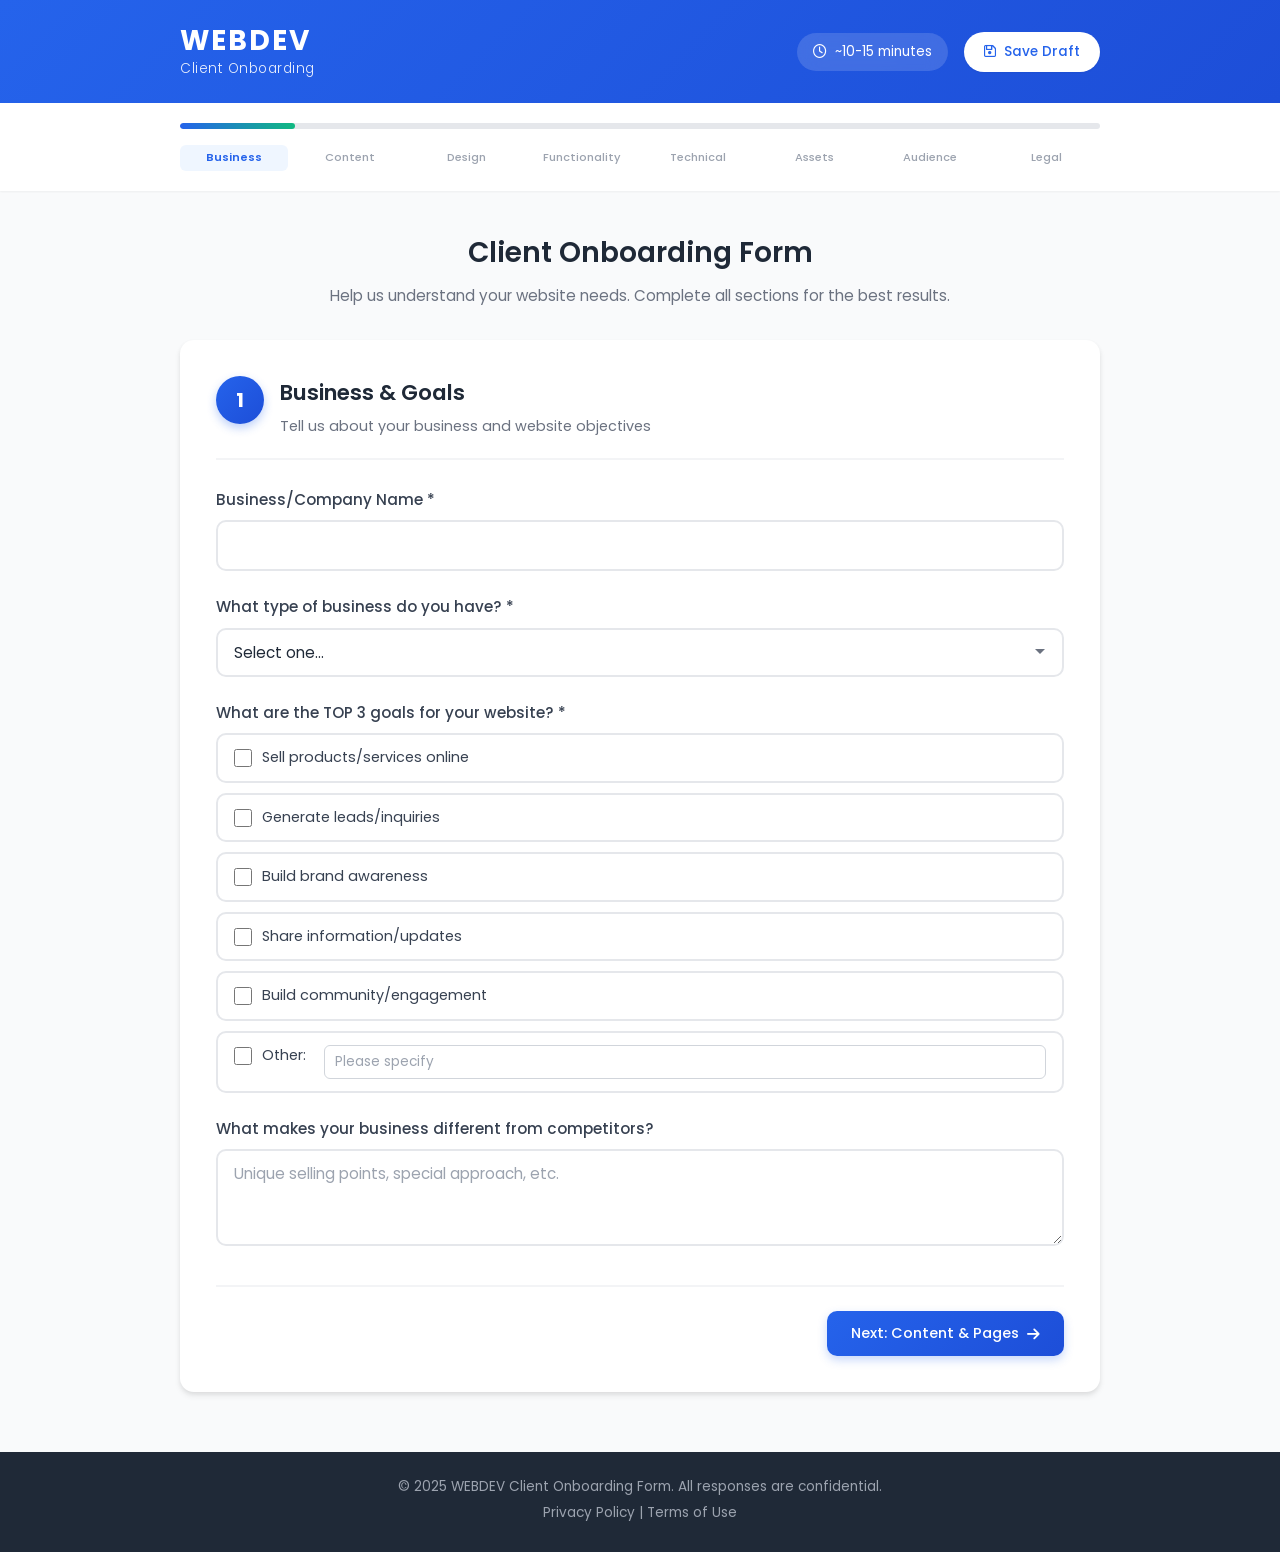
<file: index.html>
<!DOCTYPE html>
<html lang="en">
<head>
    <meta charset="UTF-8">
    <meta name="viewport" content="width=device-width, initial-scale=1.0">
    <title>Client Onboarding Form | WEBDEV</title>
    <link rel="stylesheet" href="css/style.css">
    <link rel="stylesheet" href="https://cdnjs.cloudflare.com/ajax/libs/font-awesome/6.4.0/css/all.min.css">
    <link href="https://fonts.googleapis.com/css2?family=Poppins:wght@300;400;500;600;700&family=Roboto:wght@300;400;500&display=swap" rel="stylesheet">
</head>
<body>
    <!-- Header -->
    <header class="header">
        <div class="container">
            <div class="logo">
                <h1>WEBDEV</h1>
                <p>Client Onboarding</p>
            </div>
            <div class="header-info">
                <div class="time-estimate">
                    <i class="far fa-clock"></i>
                    <span>~10-15 minutes</span>
                </div>
                <button class="save-draft-btn" id="saveDraft">
                    <i class="far fa-save"></i> Save Draft
                </button>
            </div>
        </div>
    </header>

    <!-- Progress Bar -->
    <div class="progress-container">
        <div class="container">
            <div class="progress-bar">
                <div class="progress-fill" id="progressFill"></div>
            </div>
            <div class="step-indicators" id="stepIndicators"></div>
        </div>
    </div>

    <!-- Main Form -->
    <main class="main-container">
        <div class="container">
            <div class="form-header">
                <h2>Client Onboarding Form</h2>
                <p class="subtitle">Help us understand your website needs. Complete all sections for the best results.</p>
            </div>

            <!-- FORM -->
            <form id="onboardingForm" class="multi-step-form">
                <!-- Step 1: Business & Goals -->
                <div class="form-step active" id="step1">
                    <div class="step-header">
                        <div class="step-number">1</div>
                        <div>
                            <h3>Business & Goals</h3>
                            <p>Tell us about your business and website objectives</p>
                        </div>
                    </div>

                    <div class="form-group">
                        <label for="businessName">Business/Company Name *</label>
                        <input type="text" id="businessName" name="businessName" required>
                    </div>

                    <div class="form-group">
                        <label for="businessType">What type of business do you have? *</label>
                        <select id="businessType" name="businessType" required>
                            <option value="">Select one...</option>
                            <option value="product">Product-based (E-commerce)</option>
                            <option value="service">Service-based</option>
                            <option value="portfolio">Portfolio/Personal</option>
                            <option value="blog">Blog/Content</option>
                            <option value="nonprofit">Non-profit/Organization</option>
                            <option value="other">Other</option>
                        </select>
                    </div>

                    <div class="form-group">
                        <label for="mainGoals">What are the TOP 3 goals for your website? *</label>
                        <div class="checkbox-group">
                            <label class="checkbox">
                                <input type="checkbox" name="goals" value="sell"> Sell products/services online
                            </label>
                            <label class="checkbox">
                                <input type="checkbox" name="goals" value="leads"> Generate leads/inquiries
                            </label>
                            <label class="checkbox">
                                <input type="checkbox" name="goals" value="awareness"> Build brand awareness
                            </label>
                            <label class="checkbox">
                                <input type="checkbox" name="goals" value="information"> Share information/updates
                            </label>
                            <label class="checkbox">
                                <input type="checkbox" name="goals" value="community"> Build community/engagement
                            </label>
                            <label class="checkbox">
                                <input type="checkbox" name="goals" value="other"> Other:
                                <input type="text" class="other-input" name="goals_other" placeholder="Please specify">
                            </label>
                        </div>
                    </div>

                    <div class="form-group">
                        <label for="differentiator">What makes your business different from competitors?</label>
                        <textarea id="differentiator" name="differentiator" rows="3" placeholder="Unique selling points, special approach, etc."></textarea>
                    </div>

                    <div class="step-navigation">
                        <button type="button" class="btn-next" data-next="step2">Next: Content & Pages <i class="fas fa-arrow-right"></i></button>
                    </div>
                </div>

                <!-- Step 2: Content & Pages -->
                <div class="form-step" id="step2">
                    <div class="step-header">
                        <div class="step-number">2</div>
                        <div>
                            <h3>Content & Pages</h3>
                            <p>Define your website structure and content needs</p>
                        </div>
                    </div>

                    <div class="form-group">
                        <label for="pagesNeeded">Which pages/sections do you need? *</label>
                        <div class="checkbox-group columns-2">
                            <label class="checkbox">
                                <input type="checkbox" name="pages" value="home" checked> Homepage
                            </label>
                            <label class="checkbox">
                                <input type="checkbox" name="pages" value="about"> About Us
                            </label>
                            <label class="checkbox">
                                <input type="checkbox" name="pages" value="products"> Products/Services
                            </label>
                            <label class="checkbox">
                                <input type="checkbox" name="pages" value="contact"> Contact
                            </label>
                            <label class="checkbox">
                                <input type="checkbox" name="pages" value="blog"> Blog/News
                            </label>
                            <label class="checkbox">
                                <input type="checkbox" name="pages" value="gallery"> Gallery/Portfolio
                            </label>
                            <label class="checkbox">
                                <input type="checkbox" name="pages" value="testimonials"> Testimonials/Reviews
                            </label>
                            <label class="checkbox">
                                <input type="checkbox" name="pages" value="faq"> FAQ
                            </label>
                            <label class="checkbox">
                                <input type="checkbox" name="pages" value="other"> Other:
                                <input type="text" class="other-input" name="pages_other" placeholder="Specify page names">
                            </label>
                        </div>
                    </div>

                    <div class="form-group">
                        <label for="contentStatus">What's your content status? *</label>
                        <select id="contentStatus" name="contentStatus" required>
                            <option value="">Select one...</option>
                            <option value="have">I have all content ready (text, images)</option>
                            <option value="partial">I have some content, need help with rest</option>
                            <option value="need">I need content created/written</option>
                            <option value="unsure">Unsure, need guidance</option>
                        </select>
                    </div>

                    <div class="form-group">
                        <label for="contentNotes">Any specific content requirements or notes?</label>
                        <textarea id="contentNotes" name="contentNotes" rows="3" placeholder="Multilingual, video content, specific messaging, etc."></textarea>
                    </div>

                    <div class="step-navigation">
                        <button type="button" class="btn-prev" data-prev="step1"><i class="fas fa-arrow-left"></i> Previous</button>
                        <button type="button" class="btn-next" data-next="step3">Next: Design & Style <i class="fas fa-arrow-right"></i></button>
                    </div>
                </div>

                <!-- Step 3: Design & Style -->
                <div class="form-step" id="step3">
                    <div class="step-header">
                        <div class="step-number">3</div>
                        <div>
                            <h3>Design & Style</h3>
                            <p>Share your visual preferences and brand identity</p>
                        </div>
                    </div>

                    <div class="form-group">
                        <label>Do you have existing branding? *</label>
                        <div class="radio-group">
                            <label class="radio">
                                <input type="radio" name="hasBranding" value="yes" required> Yes, I have logo and brand guidelines
                            </label>
                            <label class="radio">
                                <input type="radio" name="hasBranding" value="partial"> Partial (logo only, no guidelines)
                            </label>
                            <label class="radio">
                                <input type="radio" name="hasBranding" value="no" required> No, need branding/logo design
                            </label>
                        </div>
                    </div>

                    <div class="form-group">
                        <label for="websiteExamples">Share 1-3 websites you like (URLs)</label>
                        <div class="url-inputs">
                            <input type="url" name="website1" placeholder="https://example1.com">
                            <input type="url" name="website2" placeholder="https://example2.com">
                            <input type="url" name="website3" placeholder="https://example3.com">
                        </div>
                        <small>What do you like about these sites? (design, layout, colors, etc.)</small>
                        <textarea name="website_notes" placeholder="Brief description of what appeals to you..." rows="2"></textarea>
                    </div>

                    <div class="form-group">
                        <label for="designStyle">Preferred design style/vibe? *</label>
                        <select id="designStyle" name="designStyle" required>
                            <option value="">Select style...</option>
                            <option value="modern">Modern & Clean</option>
                            <option value="corporate">Corporate & Professional</option>
                            <option value="creative">Creative & Artistic</option>
                            <option value="minimal">Minimal & Simple</option>
                            <option value="bold">Bold & Vibrant</option>
                            <option value="elegant">Elegant & Luxury</option>
                            <option value="friendly">Friendly & Approachable</option>
                        </select>
                    </div>

                    <div class="form-group">
                        <label for="colorPreferences">Color preferences or restrictions</label>
                        <textarea id="colorPreferences" name="colorPreferences" rows="2" placeholder="Preferred colors, brand colors, colors to avoid..."></textarea>
                    </div>

                    <div class="step-navigation">
                        <button type="button" class="btn-prev" data-prev="step2"><i class="fas fa-arrow-left"></i> Previous</button>
                        <button type="button" class="btn-next" data-next="step4">Next: Functionality <i class="fas fa-arrow-right"></i></button>
                    </div>
                </div>

                <!-- Step 4: Functionality -->
                <div class="form-step" id="step4">
                    <div class="step-header">
                        <div class="step-number">4</div>
                        <div>
                            <h3>Functionality</h3>
                            <p>What features does your website need?</p>
                        </div>
                    </div>

                    <div class="form-group">
                        <label>Essential Functionality (Select all needed) *</label>
                        <div class="checkbox-group columns-2">
                            <label class="checkbox">
                                <input type="checkbox" name="functionality" value="contact"> Contact form
                            </label>
                            <label class="checkbox">
                                <input type="checkbox" name="functionality" value="ecommerce"> Online store/shopping cart
                            </label>
                            <label class="checkbox">
                                <input type="checkbox" name="functionality" value="booking"> Booking/reservation system
                            </label>
                            <label class="checkbox">
                                <input type="checkbox" name="functionality" value="members"> Member/login area
                            </label>
                            <label class="checkbox">
                                <input type="checkbox" name="functionality" value="gallery"> Photo/video gallery
                            </label>
                            <label class="checkbox">
                                <input type="checkbox" name="functionality" value="social"> Social media integration
                            </label>
                            <label class="checkbox">
                                <input type="checkbox" name="functionality" value="blog"> Blog/news system
                            </label>
                            <label class="checkbox">
                                <input type="checkbox" name="functionality" value="search"> Advanced search
                            </label>
                            <label class="checkbox">
                                <input type="checkbox" name="functionality" value="other"> Other:
                                <input type="text" class="other-input" name="functionality_other" placeholder="Specify features">
                            </label>
                        </div>
                    </div>

                    <div class="form-group">
                        <label for="payments">Online payment needs?</label>
                        <select id="payments" name="payments">
                            <option value="">Select if applicable...</option>
                            <option value="none">No online payments needed</option>
                            <option value="credit">Credit/Debit cards</option>
                            <option value="paypal">PayPal</option>
                            <option value="mobile">Mobile money</option>
                            <option value="bank">Bank transfer</option>
                            <option value="multiple">Multiple payment methods</option>
                        </select>
                    </div>

                    <div class="form-group">
                        <label for="integration">Third-party integrations needed?</label>
                        <textarea id="integration" name="integration" rows="2" placeholder="CRM, email marketing, analytics, booking systems, etc."></textarea>
                    </div>

                    <div class="step-navigation">
                        <button type="button" class="btn-prev" data-prev="step3"><i class="fas fa-arrow-left"></i> Previous</button>
                        <button type="button" class="btn-next" data-next="step5">Next: Technical <i class="fas fa-arrow-right"></i></button>
                    </div>
                </div>

                <!-- Step 5: Technical -->
                <div class="form-step" id="step5">
                    <div class="step-header">
                        <div class="step-number">5</div>
                        <div>
                            <h3>Technical</h3>
                            <p>Technical requirements and setup</p>
                        </div>
                    </div>

                    <div class="form-group">
                        <label for="domain">Do you already have a domain name? *</label>
                        <div class="radio-group">
                            <label class="radio">
                                <input type="radio" name="domain" value="yes" required> Yes, I own: 
                                <input type="text" class="inline-input" name="domain_name" placeholder="yourdomain.com">
                            </label>
                            <label class="radio">
                                <input type="radio" name="domain" value="no" required> No, I need help registering one
                            </label>
                            <label class="radio">
                                <input type="radio" name="domain" value="unsure" required> Unsure
                            </label>
                        </div>
                    </div>

                    <div class="form-group">
                        <label for="hosting">Web hosting status? *</label>
                        <select id="hosting" name="hosting" required>
                            <option value="">Select one...</option>
                            <option value="have">I have hosting</option>
                            <option value="need">I need hosting setup</option>
                            <option value="recommend">Recommend hosting for me</option>
                        </select>
                    </div>

                    <div class="form-group">
                        <label for="email">Business email needs?</label>
                        <div class="checkbox-group">
                            <label class="checkbox">
                                <input type="checkbox" name="emailNeeds" value="setup"> Set up email addresses (@yourdomain.com)
                            </label>
                            <label class="checkbox">
                                <input type="checkbox" name="emailNeeds" value="existing"> I have existing email service
                            </label>
                            <label class="checkbox">
                                <input type="checkbox" name="emailNeeds" value="none"> Not needed
                            </label>
                        </div>
                    </div>

                    <div class="form-group">
                        <label for="seo">SEO & Analytics needs?</label>
                        <div class="checkbox-group">
                            <label class="checkbox">
                                <input type="checkbox" name="seo" value="basic"> Basic SEO setup
                            </label>
                            <label class="checkbox">
                                <input type="checkbox" name="seo" value="analytics"> Google Analytics/Business Suite
                            </label>
                            <label class="checkbox">
                                <input type="checkbox" name="seo" value="advanced"> Advanced SEO strategy
                            </label>
                            <label class="checkbox">
                                <input type="checkbox" name="seo" value="none"> Not sure/not needed
                            </label>
                        </div>
                    </div>

                    <div class="step-navigation">
                        <button type="button" class="btn-prev" data-prev="step4"><i class="fas fa-arrow-left"></i> Previous</button>
                        <button type="button" class="btn-next" data-next="step6">Next: Existing Assets <i class="fas fa-arrow-right"></i></button>
                    </div>
                </div>

                <!-- Step 6: Existing Assets -->
                <div class="form-step" id="step6">
                    <div class="step-header">
                        <div class="step-number">6</div>
                        <div>
                            <h3>Existing Assets</h3>
                            <p>What materials do you already have?</p>
                        </div>
                    </div>

                    <div class="form-group">
                        <label>Which of these do you have ready? (Check all that apply)</label>
                        <div class="checkbox-group columns-2">
                            <label class="checkbox">
                                <input type="checkbox" name="assets" value="logo"> Logo (high-quality files)
                            </label>
                            <label class="checkbox">
                                <input type="checkbox" name="assets" value="photos"> Business/product photos
                            </label>
                            <label class="checkbox">
                                <input type="checkbox" name="assets" value="text"> Written content/text
                            </label>
                            <label class="checkbox">
                                <input type="checkbox" name="assets" value="brand"> Brand guidelines
                            </label>
                            <label class="checkbox">
                                <input type="checkbox" name="assets" value="video"> Video content
                            </label>
                            <label class="checkbox">
                                <input type="checkbox" name="assets" value="social"> Social media accounts
                            </label>
                            <label class="checkbox">
                                <input type="checkbox" name="assets" value="testimonials"> Customer testimonials
                            </label>
                            <label class="checkbox">
                                <input type="checkbox" name="assets" value="marketing"> Marketing materials
                            </label>
                        </div>
                    </div>

                    <div class="form-group">
                        <label for="assetNotes">Asset notes or sharing method</label>
                        <textarea id="assetNotes" name="assetNotes" rows="3" placeholder="How will you share files? (Google Drive, Dropbox, email, etc.) or any specific notes about your assets"></textarea>
                    </div>

                    <div class="form-group">
                        <label for="socialMedia">Social media links (if applicable)</label>
                        <div class="url-inputs">
                            <input type="url" name="facebook" placeholder="Facebook URL">
                            <input type="url" name="instagram" placeholder="Instagram URL">
                            <input type="url" name="linkedin" placeholder="LinkedIn URL">
                            <input type="url" name="other_social" placeholder="Other social media">
                        </div>
                    </div>

                    <div class="step-navigation">
                        <button type="button" class="btn-prev" data-prev="step5"><i class="fas fa-arrow-left"></i> Previous</button>
                        <button type="button" class="btn-next" data-next="step7">Next: Target Audience <i class="fas fa-arrow-right"></i></button>
                    </div>
                </div>

                <!-- Step 7: Target Audience -->
                <div class="form-step" id="step7">
                    <div class="step-header">
                        <div class="step-number">7</div>
                        <div>
                            <h3>Target Audience</h3>
                            <p>Who are you trying to reach?</p>
                        </div>
                    </div>

                    <div class="form-group">
                        <label for="audienceDesc">Describe your ideal customer *</label>
                        <textarea id="audienceDesc" name="audienceDesc" rows="3" required placeholder="Age range, location, interests, profession, challenges they face..."></textarea>
                    </div>

                    <div class="form-group">
                        <label>Where do your customers currently find you? (Check all that apply)</label>
                        <div class="checkbox-group columns-2">
                            <label class="checkbox">
                                <input type="checkbox" name="sources" value="social"> Social media
                            </label>
                            <label class="checkbox">
                                <input type="checkbox" name="sources" value="search"> Search engines (Google)
                            </label>
                            <label class="checkbox">
                                <input type="checkbox" name="sources" value="referral"> Word of mouth/referrals
                            </label>
                            <label class="checkbox">
                                <input type="checkbox" name="sources" value="ads"> Online/offline ads
                            </label>
                            <label class="checkbox">
                                <input type="checkbox" name="sources" value="events"> Events/networking
                            </label>
                            <label class="checkbox">
                                <input type="checkbox" name="sources" value="other"> Other channels
                            </label>
                        </div>
                    </div>

                    <div class="form-group">
                        <label for="mainAction">What is the MAIN action you want website visitors to take? *</label>
                        <select id="mainAction" name="mainAction" required>
                            <option value="">Select primary goal...</option>
                            <option value="purchase">Make a purchase</option>
                            <option value="contact">Contact/request quote</option>
                            <option value="signup">Sign up/subscribe</option>
                            <option value="call">Call your business</option>
                            <option value="visit">Visit physical location</option>
                            <option value="download">Download something</option>
                            <option value="learn">Learn about your services</option>
                        </select>
                    </div>

                    <div class="form-group">
                        <label for="competitors">Main competitors (website URLs)</label>
                        <div class="url-inputs">
                            <input type="url" name="competitor1" placeholder="Competitor 1 website">
                            <input type="url" name="competitor2" placeholder="Competitor 2 website">
                            <input type="url" name="competitor3" placeholder="Competitor 3 website">
                        </div>
                    </div>

                    <div class="step-navigation">
                        <button type="button" class="btn-prev" data-prev="step6"><i class="fas fa-arrow-left"></i> Previous</button>
                        <button type="button" class="btn-next" data-next="step8">Next: Legal & Final <i class="fas fa-arrow-right"></i></button>
                    </div>
                </div>

                <!-- Step 8: Legal & Final -->
                <div class="form-step" id="step8">
                    <div class="step-header">
                        <div class="step-number">8</div>
                        <div>
                            <h3>Legal & Final Details</h3>
                            <p>Final requirements and submission</p>
                        </div>
                    </div>

                    <div class="form-group">
                        <label>Which legal pages do you need? (Check all that apply)</label>
                        <div class="checkbox-group">
                            <label class="checkbox">
                                <input type="checkbox" name="legal" value="privacy"> Privacy Policy
                            </label>
                            <label class="checkbox">
                                <input type="checkbox" name="legal" value="terms"> Terms & Conditions
                            </label>
                            <label class="checkbox">
                                <input type="checkbox" name="legal" value="cookies"> Cookie Notice/Consent
                            </label>
                            <label class="checkbox">
                                <input type="checkbox" name="legal" value="disclaimer"> Disclaimer(s)
                            </label>
                            <label class="checkbox">
                                <input type="checkbox" name="legal" value="none"> Not sure/need advice
                            </label>
                        </div>
                    </div>

                    <div class="form-group">
                        <label for="timeline">What is your ideal timeline? *</label>
                        <select id="timeline" name="timeline" required>
                            <option value="">Select timeline...</option>
                            <option value="asap">ASAP (within 2 weeks)</option>
                            <option value="1month">Within 1 month</option>
                            <option value="3months">Within 3 months</option>
                            <option value="flexible">Flexible, no rush</option>
                            <option value="specific">Specific date: 
                                <input type="date" class="inline-input" name="specific_date">
                            </option>
                        </select>
                    </div>

                    <div class="form-group">
                        <label for="budget">Budget range for this project *</label>
                        <select id="budget" name="budget" required>
                            <option value="">Select budget range...</option>
                            <option value="low">Under $50</option>
                            <option value="medium">$50 - $100</option>
                            <option value="high">$100 - $200</option>
                            <option value="enterprise">$200+</option>
                            <option value="custom">Custom/To be discussed</option>
                        </select>
                    </div>

                    <div class="form-group">
                        <label for="contactEmail">Your email address *</label>
                        <input type="email" id="contactEmail" name="contactEmail" required placeholder="you@example.com">
                        <small>We'll send a copy of your responses here</small>
                    </div>

                    <div class="form-group">
                        <label class="checkbox">
                            <input type="checkbox" id="agreeCheckbox" name="agree" required>
                            I agree to receive a copy of my responses and further communication about this project *
                        </label>
                    </div>

                    <div class="summary-section" id="summarySection" style="display: none;">
                        <h4><i class="fas fa-file-alt"></i> Form Summary</h4>
                        <div class="summary-content" id="summaryContent"></div>
                    </div>

                    <div class="step-navigation">
                        <button type="button" class="btn-prev" data-prev="step7">
                            <i class="fas fa-arrow-left"></i> Previous
                        </button>
                        <button type="button" class="btn-show-summary" id="showSummary">
                            <i class="fas fa-eye"></i> Review Summary
                        </button>
                        <button type="button" class="btn-submit" id="submitBtn">
                            <i class="fas fa-paper-plane"></i> Submit Form
                        </button>
                    </div>
                </div>
            </form>
        </div>
    </main>

    <!-- Footer -->
    <footer class="footer">
        <div class="container">
            <p>© 2025 WEBDEV Client Onboarding Form. All responses are confidential.</p>
            <p class="footer-links">
                <a href="#" id="privacyLink">Privacy Policy</a> | 
                <a href="#" id="termsLink">Terms of Use</a>
            </p>
        </div>
    </footer>

    <!-- Success Modal -->
    <div class="modal" id="successModal">
        <div class="modal-content">
            <div class="modal-icon">
                <i class="fas fa-check-circle"></i>
            </div>
            <h3>Form Submitted Successfully!</h3>
            <p>Your default email client (Gmail, Outlook, etc.) has opened with all your form responses.</p>
            <p>Please review and send the email to complete your submission.</p>
            <p>We'll review your information and contact you within 1-2 business days.</p>
            <div style="margin-top: 20px; padding: 15px; background: #f0f7ff; border-radius: 8px;">
                <p style="font-size: 0.9rem; color: #4b5563;">
                    <i class="fas fa-info-circle"></i> If email didn't open, please send manually to:<br>
                    <strong>d3skdevelopers@gmail.com</strong> 
                </p>
            </div>
            <button class="btn-close-modal" id="closeModal">Close & Return to Form</button>
        </div>
    </div>

    <script src="js/script.js"></script>
</body>
</html>
</file>
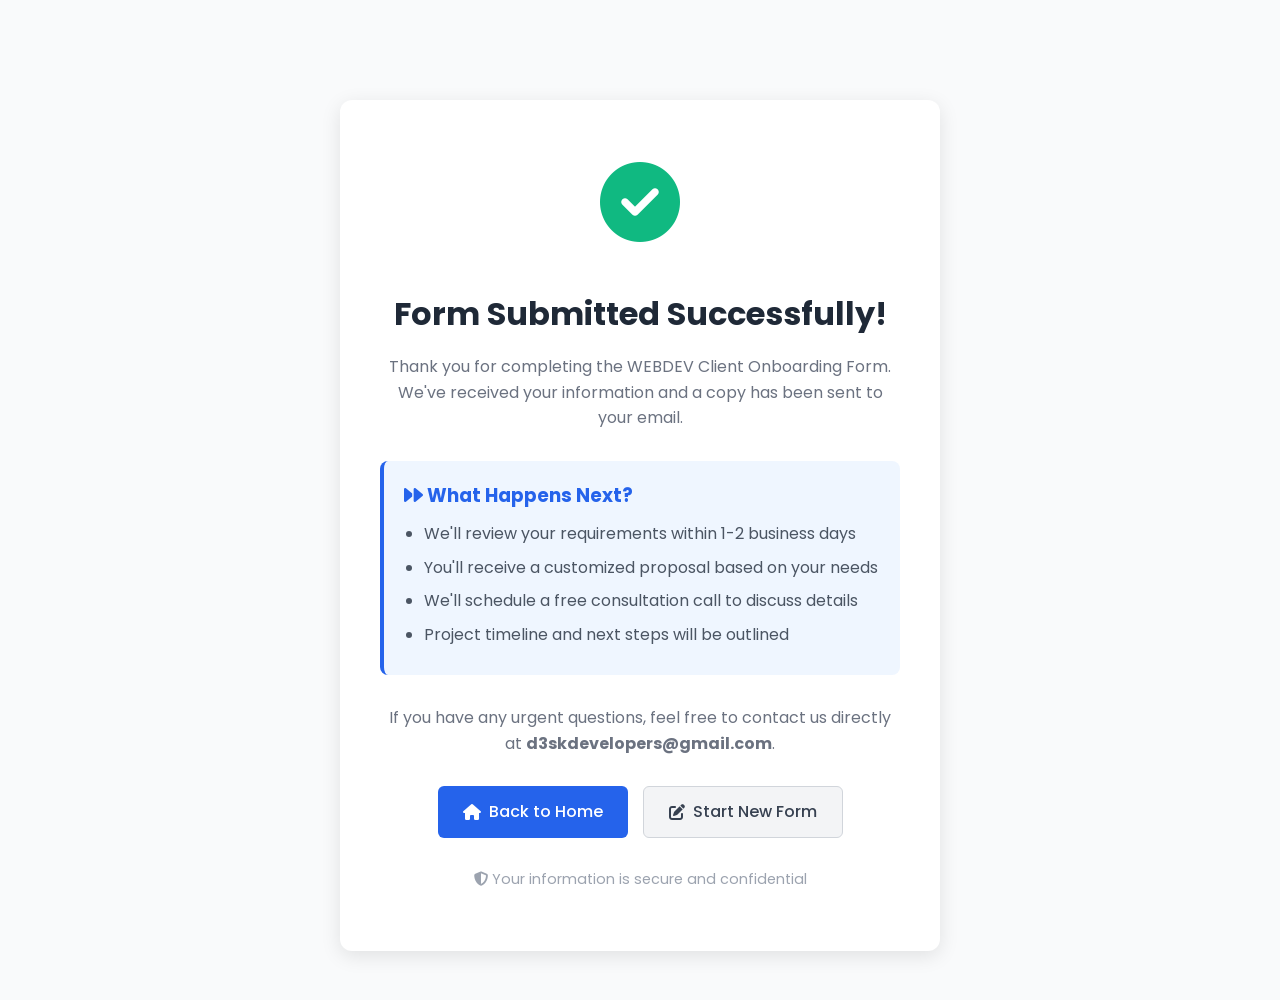
<file: success.html>
<!DOCTYPE html>
<html lang="en">
<head>
    <meta charset="UTF-8">
    <meta name="viewport" content="width=device-width, initial-scale=1.0">
    <title>Thank You | WEBDEV Client Onboarding</title>
    <link rel="stylesheet" href="css/style.css">
    <link rel="stylesheet" href="https://cdnjs.cloudflare.com/ajax/libs/font-awesome/6.4.0/css/all.min.css">
    <link href="https://fonts.googleapis.com/css2?family=Poppins:wght@300;400;500;600;700&family=Roboto:wght@300;400;500&display=swap" rel="stylesheet">
    <style>
        .success-container {
            max-width: 600px;
            margin: 100px auto;
            text-align: center;
            padding: 40px;
            background: white;
            border-radius: 12px;
            box-shadow: 0 5px 20px rgba(0,0,0,0.1);
        }
        
        .success-icon {
            font-size: 80px;
            color: #10b981;
            margin-bottom: 20px;
        }
        
        .success-container h1 {
            color: #1f2937;
            margin-bottom: 15px;
        }
        
        .success-container p {
            color: #6b7280;
            margin-bottom: 20px;
            line-height: 1.6;
        }
        
        .next-steps {
            background: #eff6ff;
            padding: 20px;
            border-radius: 8px;
            margin: 30px 0;
            text-align: left;
            border-left: 4px solid #2563eb;
        }
        
        .next-steps h3 {
            color: #2563eb;
            margin-bottom: 10px;
        }
        
        .next-steps ul {
            padding-left: 20px;
        }
        
        .next-steps li {
            margin-bottom: 8px;
            color: #4b5563;
        }
        
        .action-buttons {
            display: flex;
            gap: 15px;
            justify-content: center;
            margin-top: 30px;
        }
        
        .btn {
            padding: 12px 25px;
            border-radius: 6px;
            text-decoration: none;
            font-weight: 500;
            display: inline-flex;
            align-items: center;
            gap: 8px;
            transition: all 0.3s;
        }
        
        .btn-primary {
            background: #2563eb;
            color: white;
        }
        
        .btn-primary:hover {
            background: #1d4ed8;
        }
        
        .btn-secondary {
            background: #f3f4f6;
            color: #374151;
            border: 1px solid #d1d5db;
        }
        
        .btn-secondary:hover {
            background: #e5e7eb;
        }
    </style>
</head>
<body>
    <div class="success-container">
        <div class="success-icon">
            <i class="fas fa-check-circle"></i>
        </div>
        
        <h1>Form Submitted Successfully!</h1>
        
        <p>Thank you for completing the WEBDEV Client Onboarding Form. We've received your information and a copy has been sent to your email.</p>
        
        <div class="next-steps">
            <h3><i class="fas fa-forward"></i> What Happens Next?</h3>
            <ul>
                <li>We'll review your requirements within 1-2 business days</li>
                <li>You'll receive a customized proposal based on your needs</li>
                <li>We'll schedule a free consultation call to discuss details</li>
                <li>Project timeline and next steps will be outlined</li>
            </ul>
        </div>
        
        <p>If you have any urgent questions, feel free to contact us directly at <strong>d3skdevelopers@gmail.com</strong>.</p>
        
        <div class="action-buttons">
            <a href="index.html" class="btn btn-primary">
                <i class="fas fa-home"></i> Back to Home
            </a>
            <a href="index.html" class="btn btn-secondary">
                <i class="fas fa-edit"></i> Start New Form
            </a>
        </div>
        
        <p style="margin-top: 30px; font-size: 0.9rem; color: #9ca3af;">
            <i class="fas fa-shield-alt"></i> Your information is secure and confidential
        </p>
    </div>
</body>
</html>
</file>
<file: css/style.css>
/* ============================================
   WEBDEV Client Onboarding Form - Stylesheet
   ============================================ */

/* CSS Variables */
:root {
    --primary: #2563eb;
    --primary-dark: #1d4ed8;
    --primary-light: #eff6ff;
    --secondary: #10b981;
    --secondary-dark: #059669;
    --danger: #ef4444;
    --warning: #f59e0b;
    --dark: #1f2937;
    --gray-900: #111827;
    --gray-700: #374151;
    --gray-600: #4b5563;
    --gray-500: #6b7280;
    --gray-400: #9ca3af;
    --gray-300: #d1d5db;
    --gray-200: #e5e7eb;
    --gray-100: #f3f4f6;
    --gray-50: #f9fafb;
    --white: #ffffff;
    --shadow-sm: 0 1px 2px rgba(0, 0, 0, 0.05);
    --shadow: 0 1px 3px rgba(0, 0, 0, 0.1), 0 1px 2px rgba(0, 0, 0, 0.06);
    --shadow-md: 0 4px 6px rgba(0, 0, 0, 0.07), 0 2px 4px rgba(0, 0, 0, 0.06);
    --shadow-lg: 0 10px 15px rgba(0, 0, 0, 0.1), 0 4px 6px rgba(0, 0, 0, 0.05);
    --shadow-xl: 0 20px 25px rgba(0, 0, 0, 0.1), 0 10px 10px rgba(0, 0, 0, 0.04);
    --radius-sm: 6px;
    --radius: 10px;
    --radius-lg: 14px;
    --transition: all 0.3s ease;
}

/* Reset & Base */
* {
    margin: 0;
    padding: 0;
    box-sizing: border-box;
}

html {
    scroll-behavior: smooth;
}

body {
    font-family: 'Poppins', 'Roboto', -apple-system, BlinkMacSystemFont, sans-serif;
    font-size: 16px;
    line-height: 1.6;
    color: var(--dark);
    background: var(--gray-50);
    min-height: 100vh;
}

.container {
    max-width: 960px;
    margin: 0 auto;
    padding: 0 20px;
}

/* ============================================
   Header
   ============================================ */
.header {
    background: linear-gradient(135deg, var(--primary) 0%, var(--primary-dark) 100%);
    color: var(--white);
    padding: 24px 0;
    box-shadow: var(--shadow-md);
    position: relative;
    z-index: 10;
}

.header .container {
    display: flex;
    justify-content: space-between;
    align-items: center;
    flex-wrap: wrap;
    gap: 16px;
}

.logo h1 {
    font-size: 1.75rem;
    font-weight: 700;
    letter-spacing: 2px;
    line-height: 1.2;
}

.logo p {
    font-size: 0.85rem;
    opacity: 0.9;
    font-weight: 300;
    letter-spacing: 0.5px;
}

.header-info {
    display: flex;
    align-items: center;
    gap: 16px;
    flex-wrap: wrap;
}

.time-estimate {
    display: flex;
    align-items: center;
    gap: 8px;
    background: rgba(255, 255, 255, 0.15);
    padding: 8px 16px;
    border-radius: 50px;
    font-size: 0.85rem;
    backdrop-filter: blur(10px);
}

.save-draft-btn {
    display: flex;
    align-items: center;
    gap: 8px;
    background: var(--white);
    color: var(--primary);
    border: none;
    padding: 10px 20px;
    border-radius: 50px;
    font-family: inherit;
    font-size: 0.85rem;
    font-weight: 500;
    cursor: pointer;
    transition: var(--transition);
    box-shadow: var(--shadow-sm);
}

.save-draft-btn:hover {
    background: var(--primary-light);
    transform: translateY(-2px);
    box-shadow: var(--shadow-md);
}

.save-draft-btn.saved {
    background: var(--secondary);
    color: var(--white);
}

/* ============================================
   Progress Bar
   ============================================ */
.progress-container {
    background: var(--white);
    padding: 20px 0;
    box-shadow: var(--shadow-sm);
    position: sticky;
    top: 0;
    z-index: 100;
}

.progress-bar {
    height: 6px;
    background: var(--gray-200);
    border-radius: 50px;
    overflow: hidden;
    margin-bottom: 16px;
}

.progress-fill {
    height: 100%;
    background: linear-gradient(90deg, var(--primary), var(--secondary));
    border-radius: 50px;
    width: 12.5%;
    transition: width 0.5s cubic-bezier(0.4, 0, 0.2, 1);
}

.step-indicators {
    display: flex;
    justify-content: space-between;
    gap: 8px;
}

.step-indicator {
    flex: 1;
    text-align: center;
    font-size: 0.7rem;
    color: var(--gray-400);
    font-weight: 500;
    padding: 4px 2px;
    border-radius: var(--radius-sm);
    transition: var(--transition);
    cursor: default;
    white-space: nowrap;
    overflow: hidden;
    text-overflow: ellipsis;
}

.step-indicator.active {
    color: var(--primary);
    background: var(--primary-light);
    font-weight: 600;
}

.step-indicator.completed {
    color: var(--secondary);
    font-weight: 600;
}

.step-indicator.completed::before {
    content: '✓ ';
}

/* ============================================
   Main Form Container
   ============================================ */
.main-container {
    padding: 40px 0 60px;
}

.form-header {
    text-align: center;
    margin-bottom: 32px;
}

.form-header h2 {
    font-size: 1.75rem;
    font-weight: 600;
    color: var(--dark);
    margin-bottom: 8px;
}

.form-header .subtitle {
    color: var(--gray-500);
    font-size: 0.95rem;
}

/* Form Step */
.form-step {
    display: none;
    background: var(--white);
    border-radius: var(--radius-lg);
    padding: 36px;
    box-shadow: var(--shadow-md);
    animation: slideIn 0.4s ease;
}

.form-step.active {
    display: block;
}

@keyframes slideIn {
    from {
        opacity: 0;
        transform: translateX(20px);
    }
    to {
        opacity: 1;
        transform: translateX(0);
    }
}

/* Step Header */
.step-header {
    display: flex;
    align-items: flex-start;
    gap: 16px;
    margin-bottom: 28px;
    padding-bottom: 20px;
    border-bottom: 2px solid var(--gray-100);
}

.step-number {
    flex-shrink: 0;
    width: 48px;
    height: 48px;
    background: linear-gradient(135deg, var(--primary), var(--primary-dark));
    color: var(--white);
    border-radius: 50%;
    display: flex;
    align-items: center;
    justify-content: center;
    font-size: 1.25rem;
    font-weight: 700;
    box-shadow: 0 4px 10px rgba(37, 99, 235, 0.3);
}

.step-header h3 {
    font-size: 1.35rem;
    font-weight: 600;
    color: var(--dark);
    margin-bottom: 4px;
}

.step-header p {
    color: var(--gray-500);
    font-size: 0.9rem;
}

/* ============================================
   Form Groups & Inputs
   ============================================ */
.form-group {
    margin-bottom: 24px;
}

.form-group > label {
    display: block;
    font-weight: 500;
    color: var(--gray-700);
    margin-bottom: 8px;
    font-size: 0.95rem;
}

.form-group > label:first-child {
    margin-top: 0;
}

input[type="text"],
input[type="email"],
input[type="url"],
input[type="date"],
select,
textarea {
    width: 100%;
    padding: 12px 16px;
    border: 2px solid var(--gray-200);
    border-radius: var(--radius);
    font-family: inherit;
    font-size: 0.95rem;
    color: var(--dark);
    background: var(--white);
    transition: var(--transition);
    outline: none;
}

input[type="text"]:focus,
input[type="email"]:focus,
input[type="url"]:focus,
input[type="date"]:focus,
select:focus,
textarea:focus {
    border-color: var(--primary);
    box-shadow: 0 0 0 4px rgba(37, 99, 235, 0.1);
}

input.error,
select.error,
textarea.error {
    border-color: var(--danger);
    box-shadow: 0 0 0 4px rgba(239, 68, 68, 0.1);
}

input::placeholder,
textarea::placeholder {
    color: var(--gray-400);
}

textarea {
    resize: vertical;
    min-height: 80px;
    line-height: 1.5;
}

select {
    cursor: pointer;
    appearance: none;
    background-image: url("data:image/svg+xml,%3Csvg xmlns='http://www.w3.org/2000/svg' width='12' height='12' viewBox='0 0 12 12'%3E%3Cpath fill='%236b7280' d='M6 8L1 3h10z'/%3E%3C/svg%3E");
    background-repeat: no-repeat;
    background-position: right 16px center;
    padding-right: 40px;
}

small {
    display: block;
    color: var(--gray-500);
    font-size: 0.8rem;
    margin-top: 6px;
    font-weight: 300;
}

/* ============================================
   Checkbox & Radio Groups
   ============================================ */
.checkbox-group,
.radio-group {
    display: flex;
    flex-direction: column;
    gap: 10px;
}

.checkbox-group.columns-2 {
    display: grid;
    grid-template-columns: repeat(2, 1fr);
    gap: 10px;
}

.checkbox,
.radio {
    display: flex;
    align-items: flex-start;
    gap: 10px;
    padding: 12px 16px;
    border: 2px solid var(--gray-200);
    border-radius: var(--radius);
    cursor: pointer;
    transition: var(--transition);
    font-size: 0.9rem;
    color: var(--gray-700);
    background: var(--white);
    line-height: 1.5;
}

.checkbox:hover,
.radio:hover {
    border-color: var(--primary);
    background: var(--primary-light);
}

.checkbox input[type="checkbox"],
.radio input[type="radio"] {
    flex-shrink: 0;
    width: 18px;
    height: 18px;
    margin-top: 2px;
    cursor: pointer;
    accent-color: var(--primary);
}

.checkbox input[type="checkbox"]:checked ~ span,
.radio input[type="radio"]:checked ~ span {
    font-weight: 500;
    color: var(--primary);
}

.checkbox:has(input:checked),
.radio:has(input:checked) {
    border-color: var(--primary);
    background: var(--primary-light);
}

/* Inline input inside checkbox/radio */
.other-input,
.inline-input {
    flex: 1;
    min-width: 120px;
    padding: 6px 10px !important;
    margin-left: 8px;
    font-size: 0.85rem !important;
    border: 1px solid var(--gray-300) !important;
    border-radius: var(--radius-sm) !important;
    background: var(--white) !important;
}

.other-input:focus,
.inline-input:focus {
    border-color: var(--primary) !important;
    box-shadow: 0 0 0 3px rgba(37, 99, 235, 0.1) !important;
}

/* ============================================
   URL Inputs
   ============================================ */
.url-inputs {
    display: flex;
    flex-direction: column;
    gap: 10px;
}

.url-inputs input {
    width: 100%;
}

/* ============================================
   Navigation Buttons
   ============================================ */
.step-navigation {
    display: flex;
    justify-content: space-between;
    align-items: center;
    gap: 12px;
    margin-top: 32px;
    padding-top: 24px;
    border-top: 2px solid var(--gray-100);
    flex-wrap: wrap;
}

.btn-next,
.btn-prev,
.btn-submit,
.btn-show-summary {
    display: inline-flex;
    align-items: center;
    gap: 8px;
    padding: 12px 24px;
    border: none;
    border-radius: var(--radius);
    font-family: inherit;
    font-size: 0.9rem;
    font-weight: 500;
    cursor: pointer;
    transition: var(--transition);
    text-decoration: none;
    white-space: nowrap;
}

.btn-next,
.btn-submit {
    background: linear-gradient(135deg, var(--primary), var(--primary-dark));
    color: var(--white);
    box-shadow: 0 4px 10px rgba(37, 99, 235, 0.25);
    margin-left: auto;
}

.btn-next:hover,
.btn-submit:hover {
    transform: translateY(-2px);
    box-shadow: 0 6px 15px rgba(37, 99, 235, 0.35);
}

.btn-prev {
    background: var(--gray-100);
    color: var(--gray-700);
    border: 2px solid var(--gray-200);
}

.btn-prev:hover {
    background: var(--gray-200);
    transform: translateY(-2px);
}

.btn-show-summary {
    background: var(--white);
    color: var(--primary);
    border: 2px solid var(--primary);
}

.btn-show-summary:hover {
    background: var(--primary-light);
    transform: translateY(-2px);
}

/* ============================================
   Summary Section
   ============================================ */
.summary-section {
    background: var(--primary-light);
    border: 2px solid var(--primary);
    border-radius: var(--radius);
    padding: 24px;
    margin: 24px 0;
}

.summary-section h4 {
    color: var(--primary);
    font-size: 1.1rem;
    margin-bottom: 16px;
    display: flex;
    align-items: center;
    gap: 8px;
}

.summary-content {
    display: flex;
    flex-direction: column;
    gap: 12px;
}

.summary-item {
    display: flex;
    flex-direction: column;
    gap: 2px;
    padding-bottom: 10px;
    border-bottom: 1px solid rgba(37, 99, 235, 0.15);
}

.summary-item:last-child {
    border-bottom: none;
    padding-bottom: 0;
}

.summary-item .summary-label {
    font-size: 0.8rem;
    font-weight: 600;
    color: var(--primary);
    text-transform: uppercase;
    letter-spacing: 0.5px;
}

.summary-item .summary-value {
    font-size: 0.95rem;
    color: var(--gray-700);
    word-break: break-word;
}

/* ============================================
   Footer
   ============================================ */
.footer {
    background: var(--dark);
    color: var(--gray-400);
    padding: 24px 0;
    text-align: center;
    font-size: 0.85rem;
}

.footer p {
    margin-bottom: 4px;
}

.footer-links a {
    color: var(--gray-400);
    text-decoration: none;
    transition: var(--transition);
}

.footer-links a:hover {
    color: var(--white);
}

/* ============================================
   Modal
   ============================================ */
.modal {
    display: none;
    position: fixed;
    inset: 0;
    background: rgba(0, 0, 0, 0.6);
    z-index: 1000;
    align-items: center;
    justify-content: center;
    padding: 20px;
    backdrop-filter: blur(4px);
}

.modal.active {
    display: flex;
    animation: fadeIn 0.3s ease;
}

@keyframes fadeIn {
    from { opacity: 0; }
    to { opacity: 1; }
}

.modal-content {
    background: var(--white);
    border-radius: var(--radius-lg);
    padding: 36px;
    max-width: 500px;
    width: 100%;
    text-align: center;
    box-shadow: var(--shadow-xl);
    animation: scaleIn 0.3s ease;
    max-height: 90vh;
    overflow-y: auto;
}

@keyframes scaleIn {
    from {
        opacity: 0;
        transform: scale(0.9);
    }
    to {
        opacity: 1;
        transform: scale(1);
    }
}

.modal-icon {
    font-size: 64px;
    color: var(--secondary);
    margin-bottom: 16px;
}

.modal-content h3 {
    font-size: 1.4rem;
    color: var(--dark);
    margin-bottom: 12px;
}

.modal-content p {
    color: var(--gray-600);
    font-size: 0.95rem;
    margin-bottom: 12px;
    line-height: 1.6;
}

.btn-close-modal {
    margin-top: 20px;
    padding: 12px 28px;
    background: var(--primary);
    color: var(--white);
    border: none;
    border-radius: var(--radius);
    font-family: inherit;
    font-size: 0.9rem;
    font-weight: 500;
    cursor: pointer;
    transition: var(--transition);
}

.btn-close-modal:hover {
    background: var(--primary-dark);
    transform: translateY(-2px);
    box-shadow: 0 6px 15px rgba(37, 99, 235, 0.35);
}

/* ============================================
   Responsive Design
   ============================================ */
@media (max-width: 768px) {
    .header .container {
        flex-direction: column;
        text-align: center;
    }

    .header-info {
        justify-content: center;
        width: 100%;
    }

    .form-step {
        padding: 24px 20px;
    }

    .checkbox-group.columns-2 {
        grid-template-columns: 1fr;
    }

    .step-indicator {
        font-size: 0.6rem;
    }

    .step-header {
        flex-direction: column;
        align-items: center;
        text-align: center;
    }

    .step-navigation {
        flex-direction: column;
    }

    .btn-next,
    .btn-prev,
    .btn-submit,
    .btn-show-summary {
        width: 100%;
        justify-content: center;
        margin-left: 0;
    }

    .form-header h2 {
        font-size: 1.4rem;
    }

    .step-header h3 {
        font-size: 1.15rem;
    }

    .modal-content {
        padding: 24px 20px;
    }
}

@media (max-width: 480px) {
    .container {
        padding: 0 14px;
    }

    .logo h1 {
        font-size: 1.4rem;
    }

    .time-estimate {
        padding: 6px 12px;
        font-size: 0.75rem;
    }

    .save-draft-btn {
        padding: 8px 16px;
        font-size: 0.8rem;
    }

    .step-indicators {
        display: none;
    }

    .progress-bar {
        margin-bottom: 0;
    }

    .form-step {
        padding: 20px 16px;
    }

    .step-number {
        width: 40px;
        height: 40px;
        font-size: 1rem;
    }
}
</file>
